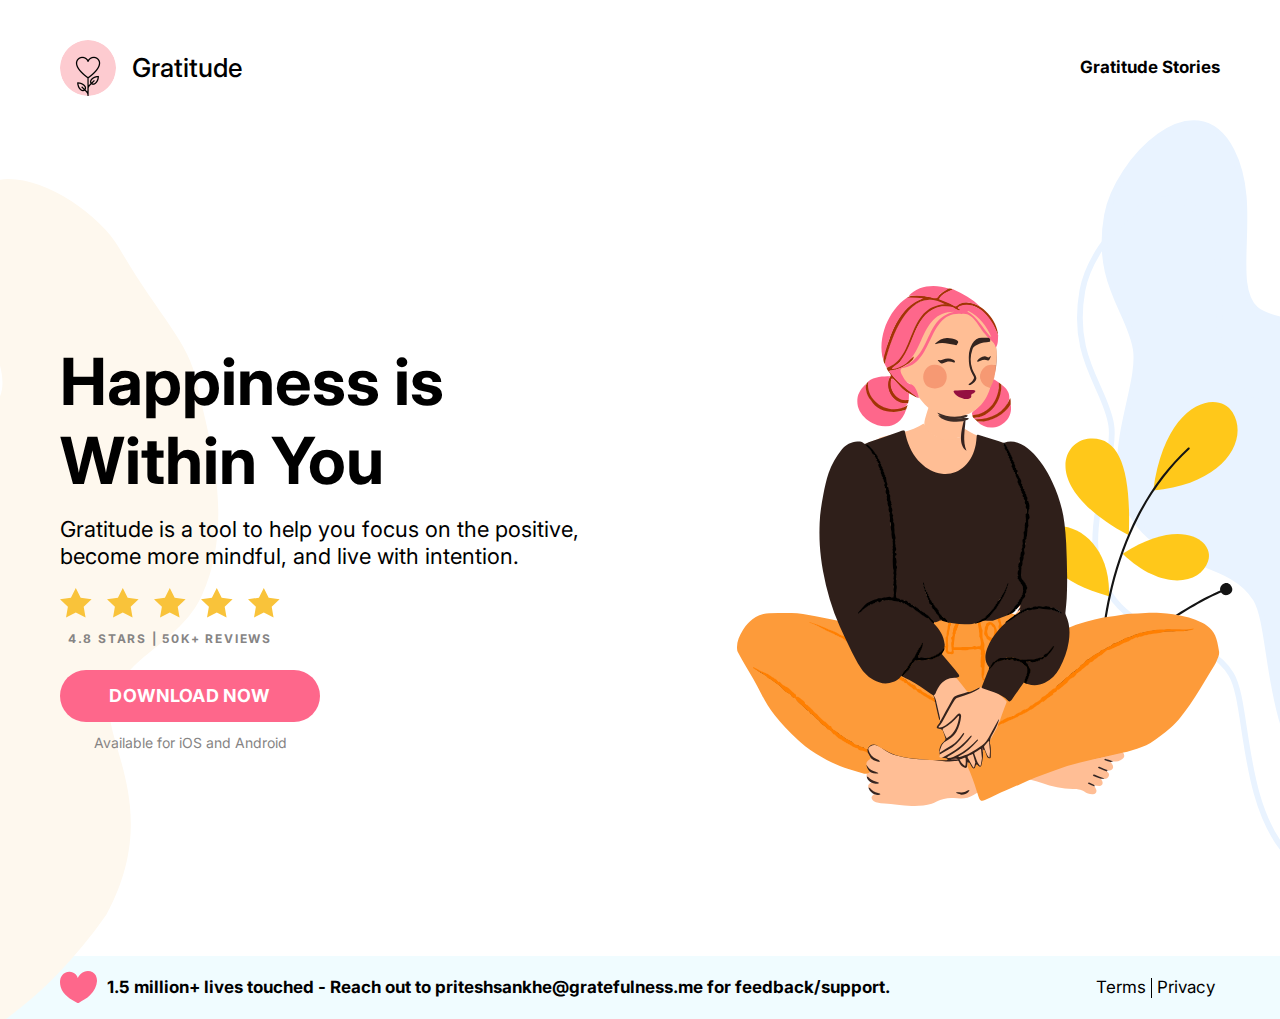
<file: index.html>
<!DOCTYPE html>
<html lang="en">

<head>
    <meta charset="UTF-8">
    <meta http-equiv="X-UA-Compatible" content="IE=edge">
    <meta name="viewport" content="width=device-width, initial-scale=1.0">
    <link rel="stylesheet" href="css/main.css">
    <link rel="preconnect" href="https://fonts.googleapis.com">
    <link rel="preconnect" href="https://fonts.gstatic.com" crossorigin>
    <link href="https://fonts.googleapis.com/css2?family=Inter:wght@100;200;300;400;500;600;700;800;900&display=swap"
        rel="stylesheet">
    <title>Gratitude Journal App to Improve Your Longterm Well-being</title>
    <meta name="robots" content="all"/>
    <meta http-equiv="content-language" content="en-us"/>
    <meta http-equiv="X-UA-Compatible" content="IE=edge">
    <meta http-equiv="Cache-control" content="public max-age=86400">
    <meta name="google-site-verification" content="_3m0axIjoRwTfpraLkn-RESUI3fH5z30xZh4az1DwpA" />
    <meta name="google-site-verification" content="R05U4v-80MS-HwfFgCuxXib6hQPx6PB6ze0Dl1blUEw" />
    <meta name="description" content="Write journal entries for your gratitude journal, construct self-affirmations, receive daily quotes, and build a vision board that consists of images and goals."/>
    <meta name="keywords" content="gratitude apps, gratitude journal app, gratitude, positive affirmations app, affirmations for gratitude, how to be grateful in life, journal apps for android, journal apps for ios, affirmations app, how to practice gratitude, gratitude journal daily, daily happiness quotes, positive journal, online gratitude journal app, gratefulness app, grateful app, the best gratitude journal app, happiness and gratitude quotes, i m grateful quotes, best daily affirmations app, mental health app, life blog, free gratitude app, why should I be grateful in life, gratitude journal app android, gratitude app quotes, gratitude journal prompts app, free online gratitude journal, gratitude apps for iPhone, apps for gratitude, free gratitude journal app, daily gratitude journal, gratitude diary app, daily journal app, daily gratitude app, vision board app, visualize your goals, best vision board app, my vision board, what is vision board, how can feeling grateful help me, does gratitude reduces anxiety"/>
    <meta name="apple-itunes-app" content="app-id=1372575227, app-argument=https://gratefulness.me">
    <meta property="og:locale" content="en_US"/>
    <meta property="og:type" content="website"/>
    <meta property="og:site_name" content="Gratitude | A tool to help you improve your long-term well-being."/>
    <meta property="og:title" content="Gratitude | A tool to help you improve your long-term well-being."/>
    <meta property="og:description" content="Write journal entries for your gratitude journal, construct self-affirmations, receive daily quotes, and build a vision board that consists of images and goals."/>
     <meta property="og:image" content="https://firebasestorage.googleapis.com/v0/b/gratitude-54b78.appspot.com/o/favicon.ico?alt=media&token=d208eeb5-ea4f-43f7-a5be-d99721cc5775"/>
    <meta name="og:image:type" property="og:image:type" content="image/png"/>
    <meta name="og:image:width" property="og:image:width" content="112"/>
    <meta name="og:image:height" property="og:image:height" content="112"/>
    <meta property="og:url" content="https://gratefulness.me/"/>
    <meta property="fb:app_id" content="2014817055449844"/>
    <meta name="twitter:card" content="summary" />
    <meta name="twitter:site" content="@gratefulness_me" />
    <meta name="twitter:title" content="Gratitude | A tool to help you improve your long-term well-being."/>
    <meta name="twitter:description" content="Write journal entries for your gratitude journal, construct self-affirmations, receive daily quotes, and build a vision board that consists of images and goals."/>
    <meta name="twitter:image" content="https://firebasestorage.googleapis.com/v0/b/gratitude-54b78.appspot.com/o/gratitude_sunrise-min.png?alt=media&token=e427ac78-36f0-409a-ab4f-e28723073a94"/>
    <meta property="al:ios:url" content="applinks://gratefulness.me"/>
    <meta property="al:ios:app_store_id" content="1372575227"/>
    <meta property="al:ios:app_name" content="Gratitude"/>
    <meta property="al:web:url" content="https://gratefulness.me"/>
    <meta name="p:domain_verify" content="6bfe64dc249db2ce74c5cf56afcbad2d"/>
    <meta name="facebook-domain-verification" content="lcdg1xkootpofta7m6329x882jaw59"/>
    <link rel="icon" type="image/x-icon" href="./favicon.png" defer/>

    <!-- Global site tag (gtag.js) - Google Analytics -->
<script async src="https://www.googletagmanager.com/gtag/js?id=UA-202542492-1">
</script>
<script>
  window.dataLayer = window.dataLayer || [];
  function gtag(){dataLayer.push(arguments);}
  gtag('js', new Date());

  gtag('config', 'UA-202542492-1');
  gtag('config', 'AW-720171978');
</script>

<!-- Event snippet for Download Android conversion page
In your html page, add the snippet and call gtag_report_conversion when someone clicks on the chosen link or button. -->

<script>
      function FbPixelLoad(){
        !function(f,b,e,v,n,t,s)
        {if(f.fbq)return;n=f.fbq=function(){n.callMethod?
        n.callMethod.apply(n,arguments):n.queue.push(arguments)};
        if(!f._fbq)f._fbq=n;n.push=n;n.loaded=!0;n.version='2.0';
        n.queue=[];t=b.createElement(e);t.async=!0;
        t.src=v;s=b.getElementsByTagName(e)[0];
        s.parentNode.insertBefore(t,s)}(window,document,'script','https://connect.facebook.net/en_US/fbevents.js');
        fbq('init', '290736178220941');
        fbq('track', 'PageView');
      }
    </script>
<noscript>
  <img height="1" width="1" style="display:none" 
       src="https://www.facebook.com/tr?id={your-pixel-id-goes-here}&ev=PageView&noscript=1"/>
</noscript>
</head>
<body onload="FbPixelLoad();">

<body>
    <!-- page wrapper start
    ============================================= -->
    <div class="pageWrapper">
        <div class="pageWrapper__left">
            <img src="images/shape-left.svg" alt="Soothing pastel colour shape">
        </div>
        <div class="pageWrapper__right">
            <img src="images/shape-right.svg" alt="Another pastel colour shape for calmness">
        </div>
        <!-- header start
    ============================================= -->
        <header class="header">
            <div class="auto__container">
                <div class="header__inner">
                    <a href="#" class="header__inner-logo">
                        <img src="favicon.png" alt="Logo of the Gratitude Journal App">
                        Gratitude
                    </a>
                    <a href="https://blog.gratefulness.me/tag/inspirational-stories/" class="header__inner-link">
                        Gratitude Stories
                    </a>
                </div>
            </div>
        </header>
        <!-- header end
    ============================================= -->
        <!-- intro start
    ============================================= -->
        <section class="intro">
            <div class="auto__container">
                <div class="intro__inner">
                    <div class="intro__inner-content">
                        <h1 class="intro__inner-content-title">
                            Happiness is <br> Within You
                        </h1>
                        <p class="intro__inner-content-para">
                            Gratitude is a tool to help you focus on the positive,
                            <br> become more mindful, and live with intention.
                        </p>
                        <div class="star__group">
                            <div class="star">
                                <svg width="34" height="32" viewBox="0 0 34 32" fill="none"
                                    xmlns="http://www.w3.org/2000/svg">
                                    <path
                                        d="M16.7857 0L21.9725 10.3587L33.5714 12.03L25.1786 20.0886L27.1593 31.4732L16.7857 26.0953L6.41215 31.4732L8.39286 20.0886L0 12.03L11.5989 10.3587L16.7857 0Z"
                                        fill="#" />
                                </svg>
                                <svg width="34" height="32" viewBox="0 0 34 32" fill="none"
                                    xmlns="http://www.w3.org/2000/svg">
                                    <path
                                        d="M16.7857 0L21.9725 10.3587L33.5714 12.03L25.1786 20.0886L27.1593 31.4732L16.7857 26.0953L6.41215 31.4732L8.39286 20.0886L0 12.03L11.5989 10.3587L16.7857 0Z"
                                        fill="#" />
                                </svg>
                                <svg width="34" height="32" viewBox="0 0 34 32" fill="none"
                                    xmlns="http://www.w3.org/2000/svg">
                                    <path
                                        d="M16.7857 0L21.9725 10.3587L33.5714 12.03L25.1786 20.0886L27.1593 31.4732L16.7857 26.0953L6.41215 31.4732L8.39286 20.0886L0 12.03L11.5989 10.3587L16.7857 0Z"
                                        fill="#" />
                                </svg>
                                <svg width="34" height="32" viewBox="0 0 34 32" fill="none"
                                    xmlns="http://www.w3.org/2000/svg">
                                    <path
                                        d="M16.7857 0L21.9725 10.3587L33.5714 12.03L25.1786 20.0886L27.1593 31.4732L16.7857 26.0953L6.41215 31.4732L8.39286 20.0886L0 12.03L11.5989 10.3587L16.7857 0Z"
                                        fill="#" />
                                </svg>
                                <svg width="34" height="32" viewBox="0 0 34 32" fill="none"
                                    xmlns="http://www.w3.org/2000/svg">
                                    <path
                                        d="M16.7857 0L21.9725 10.3587L33.5714 12.03L25.1786 20.0886L27.1593 31.4732L16.7857 26.0953L6.41215 31.4732L8.39286 20.0886L0 12.03L11.5989 10.3587L16.7857 0Z"
                                        fill="#" />
                                </svg>
                            </div>
                            <div class="star__group-rating">
                                4.8 stars | 50K+ reviews
                            </div>
                        </div>
                        <div id="download_now" class="intro__inner-content-footer">
                            <a href="https://gratefulness.page.link/31io" class="intro__inner-content-link" >
                                download now
                            </a>
                            <div class="intro__inner-content-text">
                                Available for iOS and Android
                            </div>
                        </div>
                    </div>
                    <div class="intro__inner-image">
                        <img src="images/ola.svg" alt="">
                        <div class="intro__inner-image-plant">
                            <img src="images/plant.svg" alt="">
                        </div>
                    </div>
                </div>
            </div>
        </section>
        <!-- intro end
    ============================================= -->
        <!-- footer start
    ============================================= -->
        <footer class="footer">
            <div class="auto__container">
                <div class="footer__inner">
                    <div class="footer__inner-logo">
                        <svg width="37" height="33" viewBox="0 0 37 33" fill="none" xmlns="http://www.w3.org/2000/svg">
                            <path
                                d="M32.6799 1.20943C30.0951 -0.210969 26.9454 -0.390646 24.1968 0.725504C21.3493 1.84053 19.0903 4.09957 17.7591 7.08561C17.4143 5.66951 16.6634 4.3692 15.5879 3.32574C13.9269 1.69335 11.6157 0.763415 9.39944 0.828086C6.34791 0.921749 3.85163 2.07692 2.17637 4.17316C-0.0802451 6.99641 -0.60228 11.2045 0.705181 16.0237C2.81705 23.7954 10.752 28.6101 17.4269 31.9329C17.6037 32.0212 17.801 32.0671 18.0012 32.0667C18.2362 32.0662 18.4669 32.0077 18.6703 31.8972C22.773 29.7385 26.9754 27.3323 29.932 24.3618C34.2293 20.0467 36.7327 15.0491 36.9819 10.2902C37.1931 6.2761 35.5439 2.79722 32.6799 1.20943Z"
                                fill="#FE678B" />
                        </svg>
                        1.5 million+ lives touched - Reach out to priteshsankhe@gratefulness.me for feedback/support.
                    </div>
                    <a href="https://blog.gratefulness.me/tag/inspirational-stories/" class="footer__inner-link">
                        Read their stories
                    </a>

                    <div class="footer__inner-nav">
                        <a href="https://medium.com/@priteshsankhe/terms-and-conditions-4bdb5baaa4c5">Terms</a>
                        <hr>
                        <a href="https://www.notion.so/Gratitude-App-Privacy-Policy-40195d1e9f51499c82dc8f7d06ab2a1c">Privacy</a>
                    </div>
                </div>
            </div>
        </footer>
        <!-- footer end
    ============================================= -->
        <!-- page wrapper end
    ============================================= -->
    </div>
    <script src="/js/download.js"></script>
</body>

</html>
</file>
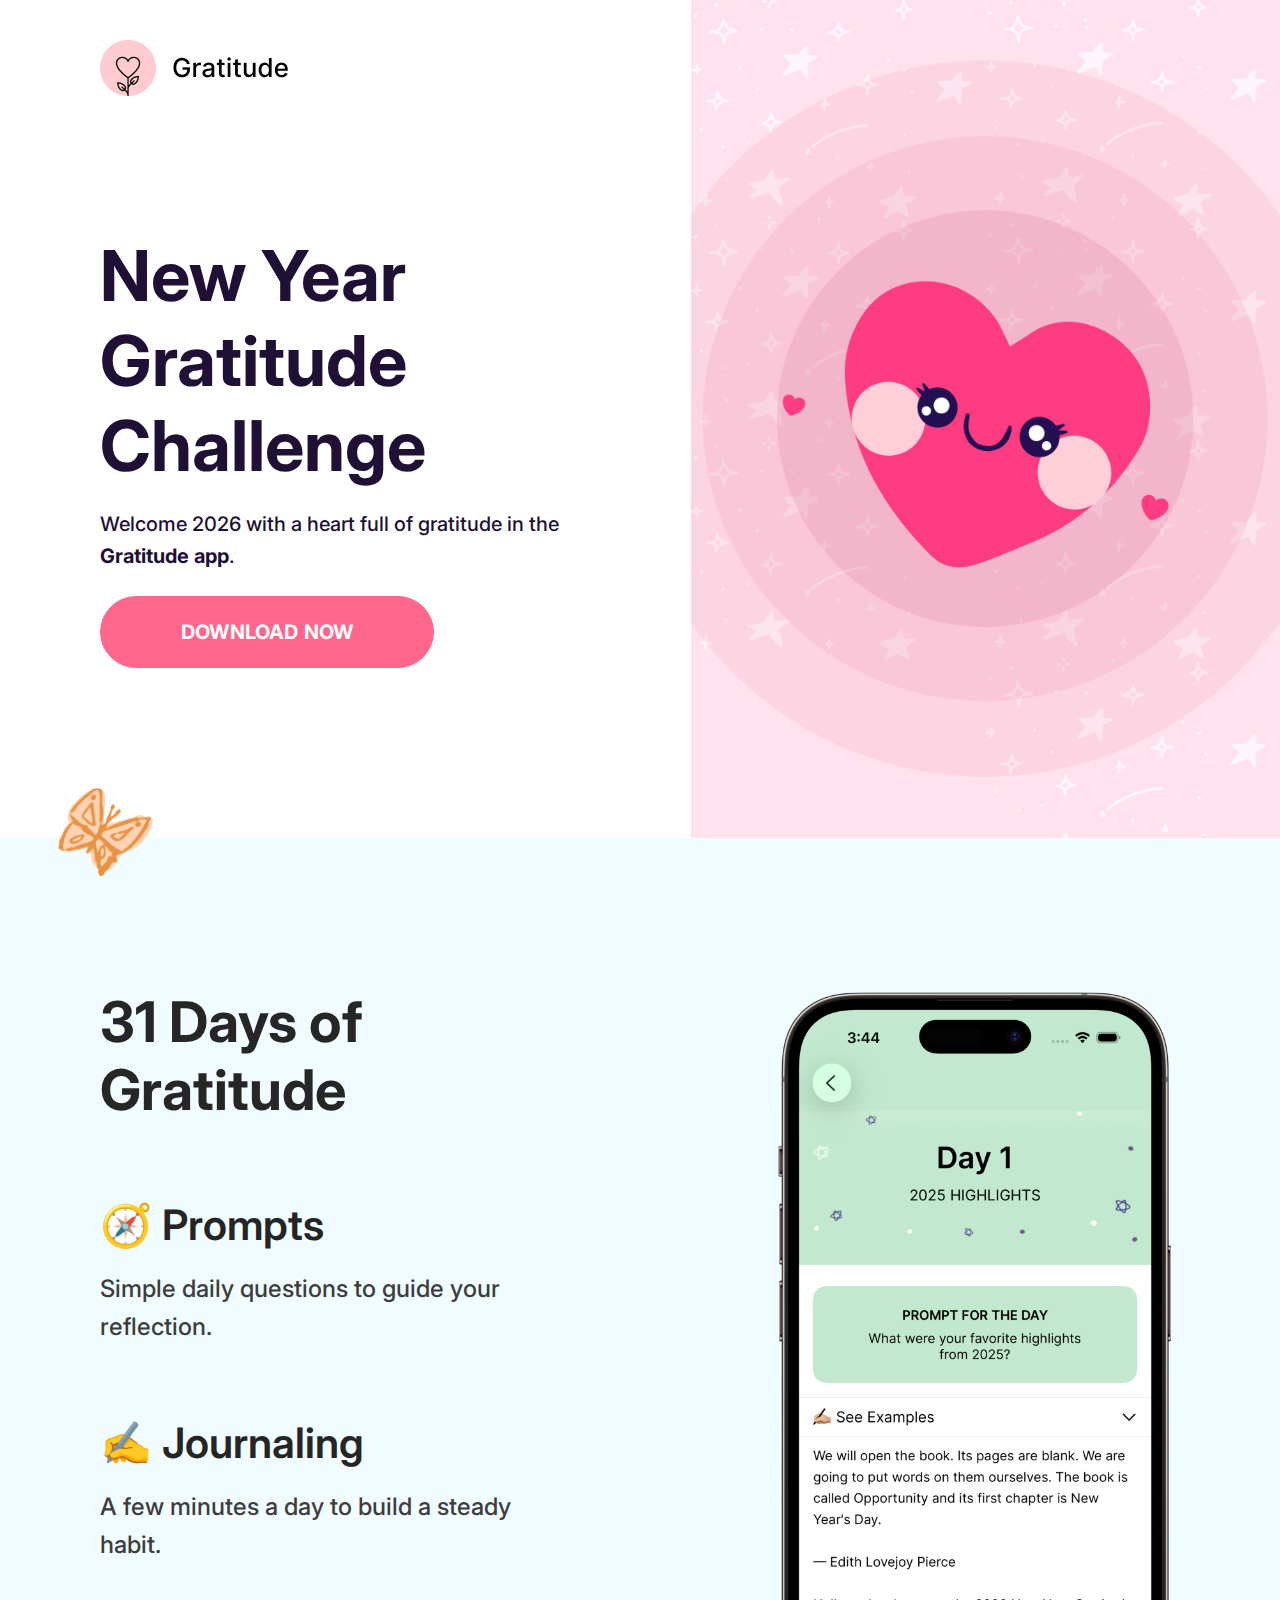
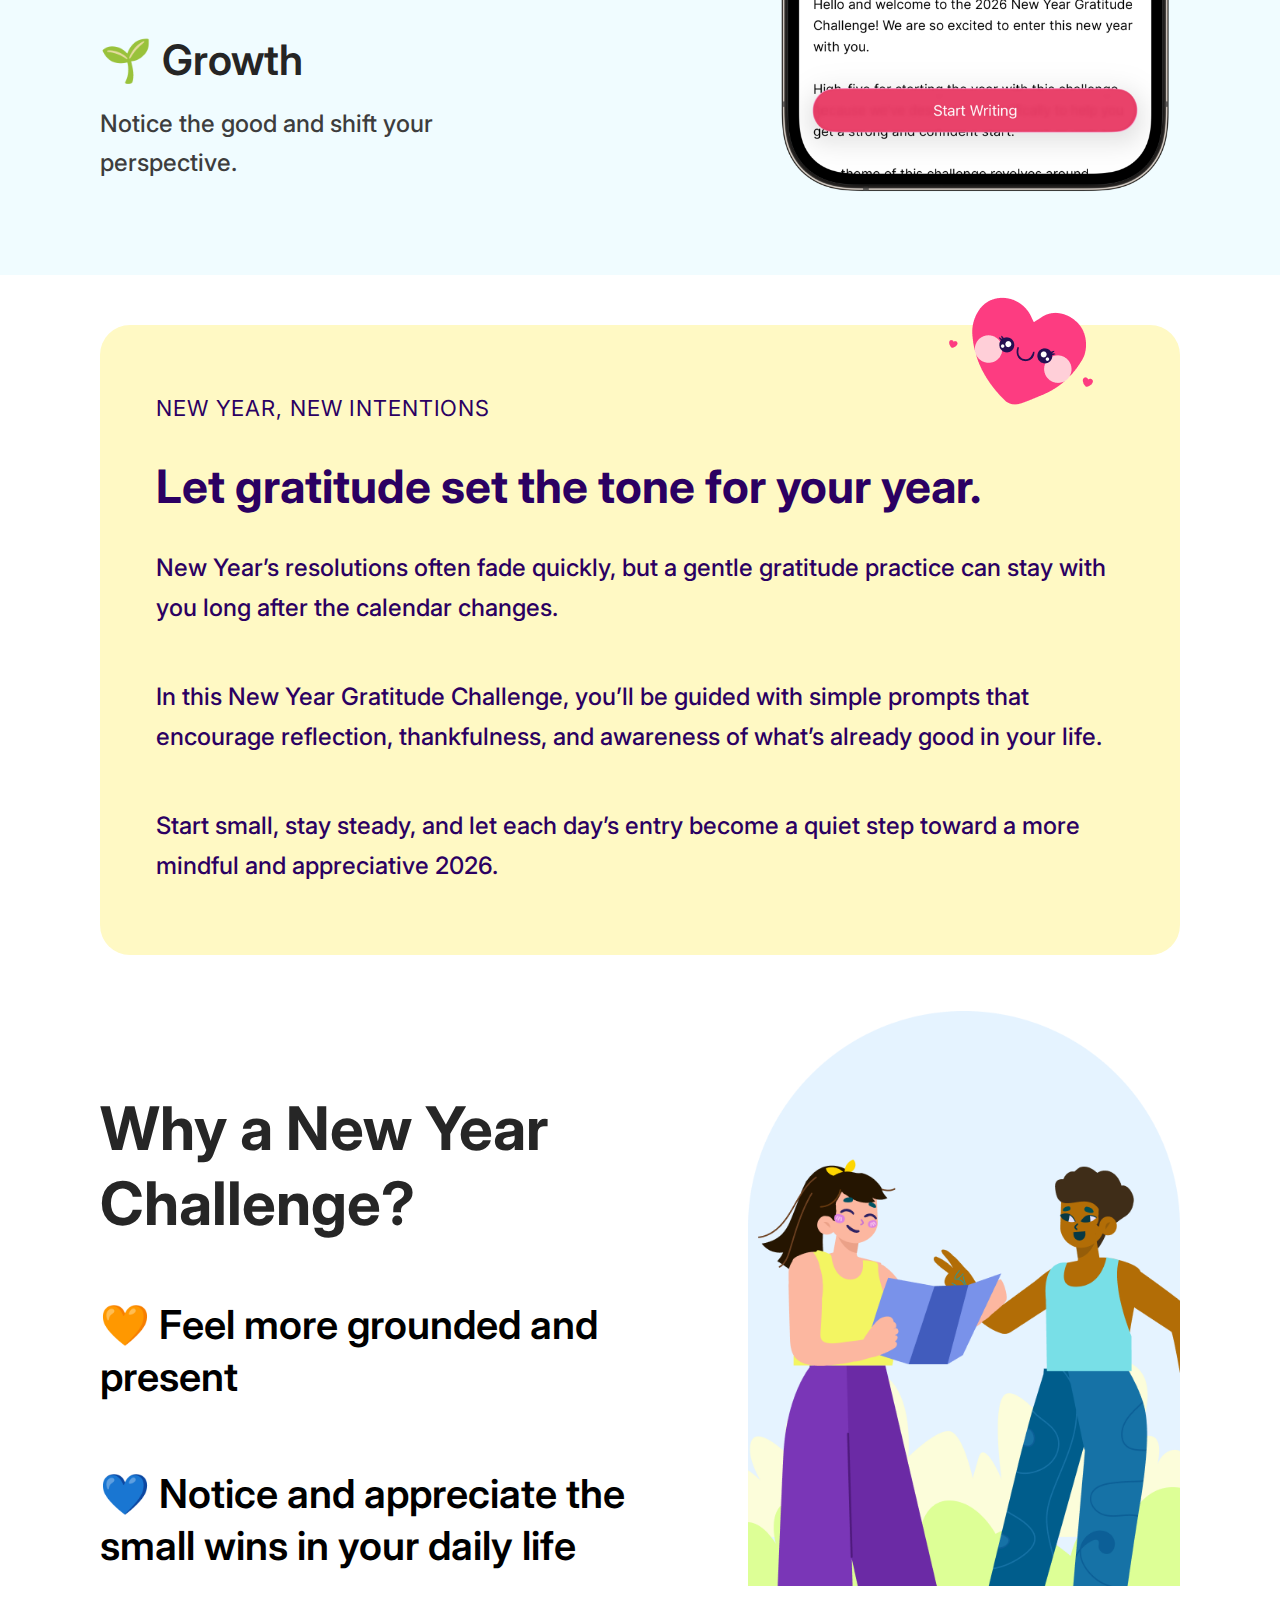
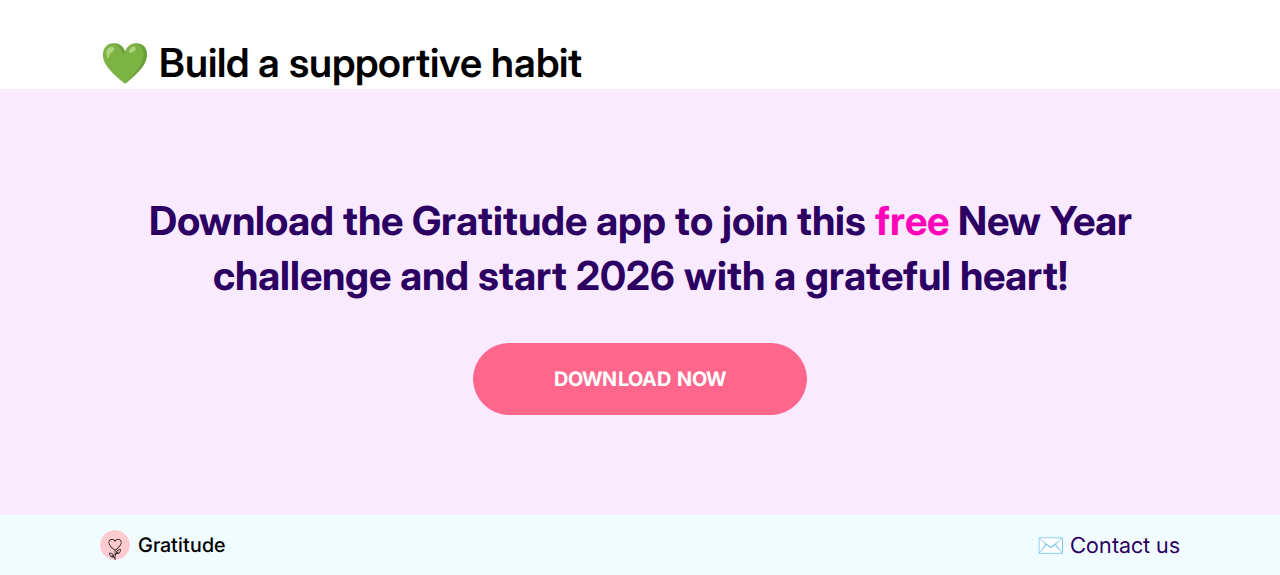
<file: new-year-challenge.html>
<!DOCTYPE html>
<html lang="en">

<head>
    <meta charset="UTF-8">
    <meta http-equiv="X-UA-Compatible" content="IE=edge">
    <meta name="viewport" content="width=device-width, initial-scale=1.0">
    <link rel="stylesheet" href="css/main.css">
    <link rel="preconnect" href="https://fonts.googleapis.com">
    <link rel="preconnect" href="https://fonts.gstatic.com" crossorigin>
    <link href="https://fonts.googleapis.com/css2?family=Inter:wght@100;200;300;400;500;600;700;800;900&display=swap"
        rel="stylesheet">

    <title>New Year Gratitude Challenge</title>

    <meta name="robots" content="all" />
    <meta http-equiv="content-language" content="en-us" />
    <meta http-equiv="Cache-control" content="public max-age=86400">

    <!-- SEO -->
    <meta name="description"
        content="Welcome 2026 with a heart full of gratitude. Join the New Year Gratitude Challenge in the Gratitude app and build a simple, consistent journaling habit with gentle daily prompts." />
    <meta name="keywords"
        content="gratitude apps, gratitude journal app, gratitude, positive affirmations app, affirmations for gratitude, new year challenge, new year gratitude challenge, how to be grateful in life, journal apps for android, journal apps for ios, affirmations app, how to practice gratitude, gratitude journal daily, daily happiness quotes, positive journal, online gratitude journal app, gratefulness app, grateful app, the best gratitude journal app, happiness and gratitude quotes, best daily affirmations app, mental health app, daily journal app, daily gratitude app, vision board app, visualize your goals, best vision board app, my vision board" />

    <!-- App links -->
    <meta name="apple-itunes-app" content="app-id=1372575227, app-argument=https://gratefulness.me">

    <!-- Open Graph -->
    <meta property="og:locale" content="en_US" />
    <meta property="og:type" content="website" />
    <meta property="og:site_name" content="Gratitude | New Year Gratitude Challenge" />
    <meta property="og:title" content="Gratitude | New Year Gratitude Challenge" />
    <meta property="og:description"
        content="Welcome 2026 with a heart full of gratitude. Join the New Year Gratitude Challenge in the Gratitude app and build a consistent journaling habit with gentle daily prompts." />
    <meta property="og:image" content="https://gratefulness.me/images/new-year-challenge-meta.png" />
    <meta name="og:image:type" property="og:image:type" content="image/png" />
    <meta name="og:image:width" property="og:image:width" content="112" />
    <meta name="og:image:height" property="og:image:height" content="112" />
    <meta property="og:url" content="https://gratefulness.me/new-year-challenge" />
    <meta property="fb:app_id" content="2014817055449844" />

    <!-- Twitter -->
    <meta name="twitter:card" content="summary" />
    <meta name="twitter:site" content="@gratefulness_me" />
    <meta name="twitter:title" content="Gratitude | New Year Gratitude Challenge" />
    <meta name="twitter:description"
        content="Welcome 2026 with a heart full of gratitude. Build a simple daily gratitude journaling habit with this New Year challenge in the Gratitude app." />
    <meta name="twitter:image" content="https://gratefulness.me/images/meta.png" />

    <!-- App Links -->
    <meta property="al:ios:url" content="applinks://gratefulness.me" />
    <meta property="al:ios:app_store_id" content="1372575227" />
    <meta property="al:ios:app_name" content="Gratitude" />
    <meta property="al:web:url" content="https://gratefulness.me" />

    <!-- Verifications -->
    <meta name="google-site-verification" content="_3m0axIjoRwTfpraLkn-RESUI3fH5z30xZh4az1DwpA" />
    <meta name="google-site-verification" content="R05U4v-80MS-HwfFgCuxXib6hQPx6PB6ze0Dl1blUEw" />
    <meta name="p:domain_verify" content="6bfe64dc249db2ce74c5cf56afcbad2d" />
    <meta name="facebook-domain-verification" content="lcdg1xkootpofta7m6329x882jaw59" />

    <link rel="icon" type="image/x-icon" href="./favicon.png" />

    <!-- Global site tag (gtag.js) - Google Analytics -->
    <script async src="https://www.googletagmanager.com/gtag/js?id=UA-202542492-1"></script>
    <script>
        window.dataLayer = window.dataLayer || [];
        function gtag() { dataLayer.push(arguments); }
        gtag('js', new Date());

        gtag('config', 'UA-202542492-1');
        gtag('config', 'AW-720171978');
    </script>

    <!-- Facebook Pixel -->
    <script>
        function FbPixelLoad() {
            !function (f, b, e, v, n, t, s) {
                if (f.fbq) return; n = f.fbq = function () {
                    n.callMethod ?
                        n.callMethod.apply(n, arguments) : n.queue.push(arguments)
                };
                if (!f._fbq) f._fbq = n;
                n.push = n; n.loaded = !0; n.version = '2.0';
                n.queue = []; t = b.createElement(e); t.async = !0;
                t.src = v; s = b.getElementsByTagName(e)[0];
                s.parentNode.insertBefore(t, s)
            }(window, document, 'script', 'https://connect.facebook.net/en_US/fbevents.js');
            fbq('init', '290736178220941');
            fbq('track', 'PageView');
        }
    </script>
    <noscript>
        <img height="1" width="1" style="display:none"
             src="https://www.facebook.com/tr?id=290736178220941&ev=PageView&noscript=1" />
    </noscript>
</head>

<body onload="FbPixelLoad();">
    <!-- page wrapper start
    ============================================= -->

    <!-- banner start
    ============================================= -->
    <section class="banner-area">
        <div class="container">
            <div class="header-wrapper">
                <a href="https://gratefulness.me/" class="header-logo">
                    <img src="images/logo.png" alt="Logo of the Gratitude Journal App">
                </a>
            </div>
            <div class="banner-wrapper">
                <div class="banner-content">
                    <div class="mobile-show m-banner-content">
                        <span>New for 2026</span>
                        <p>START YOUR YEAR WITH GRATITUDE</p>
                    </div>
                    <h2>New Year Gratitude Challenge</h2>
                    <div class="mobile-show m-banner-image">
                        <img src="images/mview-new-year-challenge-banner.png" alt="New Year Gratitude Challenge banner">
                    </div>
                    <p>Welcome 2026 with a heart full of gratitude in the <strong>Gratitude app</strong>.</p>
                    <p class="mb-content">Build a simple, consistent journaling habit with gentle daily prompts.</p>
                    <span><a href="https://links.gratefulness.me/Invite" class="btn btn-theme">download now</a></span>
                </div>
            </div>
        </div>
        <div class="banner-image-wrap">
            <!-- Update this image to a New Year themed visual if desired -->
            <img src="images/new-year-challenge-banner.jpg" alt="Person journaling for the New Year Gratitude Challenge">
        </div>
    </section>
    <!-- banner end
    ============================================= -->

    <!-- about section start
    ============================================= -->
    <section class="about-area">
    <img src="images/butterfly.png" alt="icon" class="shape">
    <div class="container">
        <div class="about-wrapper">
            <div class="about-content">
                <h2>31 Days of Gratitude</h2>
                <ul>
                    <li>
                        <h4>🧭 Prompts</h4>
                        <p>Simple daily questions to guide your reflection.</p>
                    </li>
                    <li>
                        <h4>✍️ Journaling</h4>
                        <p>A few minutes a day to build a steady habit.</p>
                    </li>
                    <li>
                        <h4>🌱 Growth</h4>
                        <p>Notice the good and shift your perspective.</p>
                    </li>
                </ul>
            </div>
            <div class="about-image">
                <img src="images/new-year-challenge-mock.png" alt="Illustration of a person journaling with gratitude">
            </div>
        </div>
    </div>
</section>
    <!-- about section end
    ============================================= -->

    <!-- why-new-year section (re-using history-area styling)
    ============================================= -->
    <section class="history-area">
        <div class="container">
            <div class="history-wrapper">
                <img src="images/new-year-challenge-card-heart.png" alt="decorative icon" class="h-shape">
                <h5>NEW YEAR, NEW INTENTIONS</h5>
                <h2>Let gratitude set the tone for your year.</h2>
                <p>New Year’s resolutions often fade quickly, but a gentle gratitude practice can stay with you long
                    after the calendar changes.</p>
                <p>In this New Year Gratitude Challenge, you’ll be guided with simple prompts that encourage reflection,
                    thankfulness, and awareness of what’s already good in your life.</p>
                <p>Start small, stay steady, and let each day’s entry become a quiet step toward a more mindful and
                    appreciative 2026.</p>
            </div>
        </div>
    </section>
    <!-- why-new-year section end
    ============================================= -->

    <!-- benefits / letters-style section start
    ============================================= -->
    <section class="letters-section">
        <div class="container">
            <div class="letters-wrapper">
                <div class="letters-content">
                    <h2>Why a New Year Challenge?</h2>
                    <ul>
                        <li>🧡 Feel more grounded and present</li>
                        <li>💙 Notice and appreciate the small wins in your daily life</li>
                        <li>💚 Build a supportive habit</li>
                    </ul>
                </div>
                <div class="letters-image">
                    <!-- Replace with a New Year / journal visual if available -->
                    <img src="images/letter.png" alt="Open journal with pen">
                </div>
            </div>
        </div>
    </section>
    <!-- benefits section end
    ============================================= -->

    <!-- Subscribe section start
    ============================================= -->
    <div class="subscribe-area">
        <div class="container">
            <div class="subscribe-wrapper">
                <h3>Download the Gratitude app to join this <span>free</span> New Year challenge and start 2026 with a grateful heart!</h3>
                <a href="https://links.gratefulness.me/Invite" class="btn btn-theme">download now</a>
            </div>
        </div>
    </div>
    <!-- Subscribe section end
    ============================================= -->

    <!-- footer start
    ============================================= -->
    <footer class="footer">
        <div class="container">
            <div class="footer-wrapper">
                <a href="https://gratefulness.me/">
                    <img src="images/footer-logo.png" alt="Gratitude logo in footer">
                    <span>Gratitude</span>
                </a>
                <div class="footer-content">
                    <a href="mailto:priteshsankhe@gratefulness.me">✉️ Contact us</a>
                </div>
            </div>
        </div>
    </footer>
    <!-- footer end
    ============================================= -->

    <!-- page wrapper end
    ============================================= -->
    <script src="/js/download.js"></script>
</body>

</html>
</file>
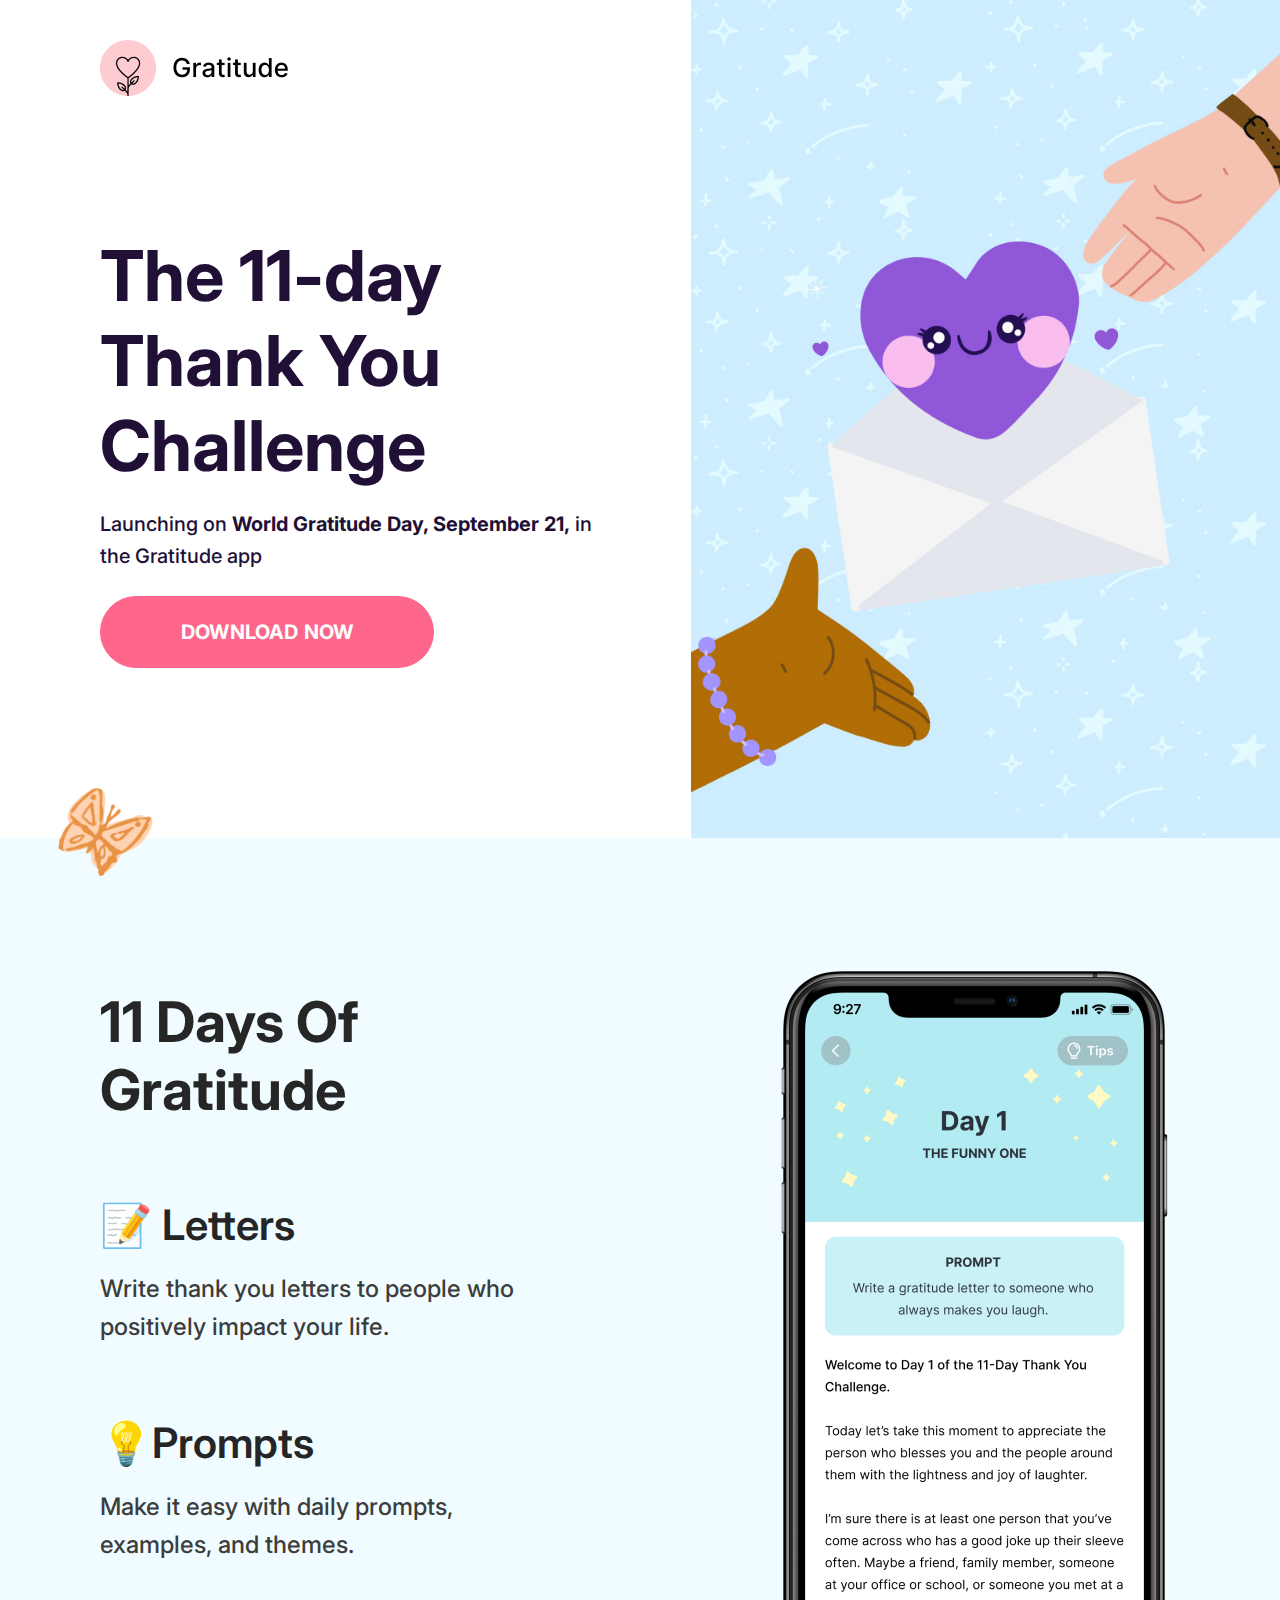
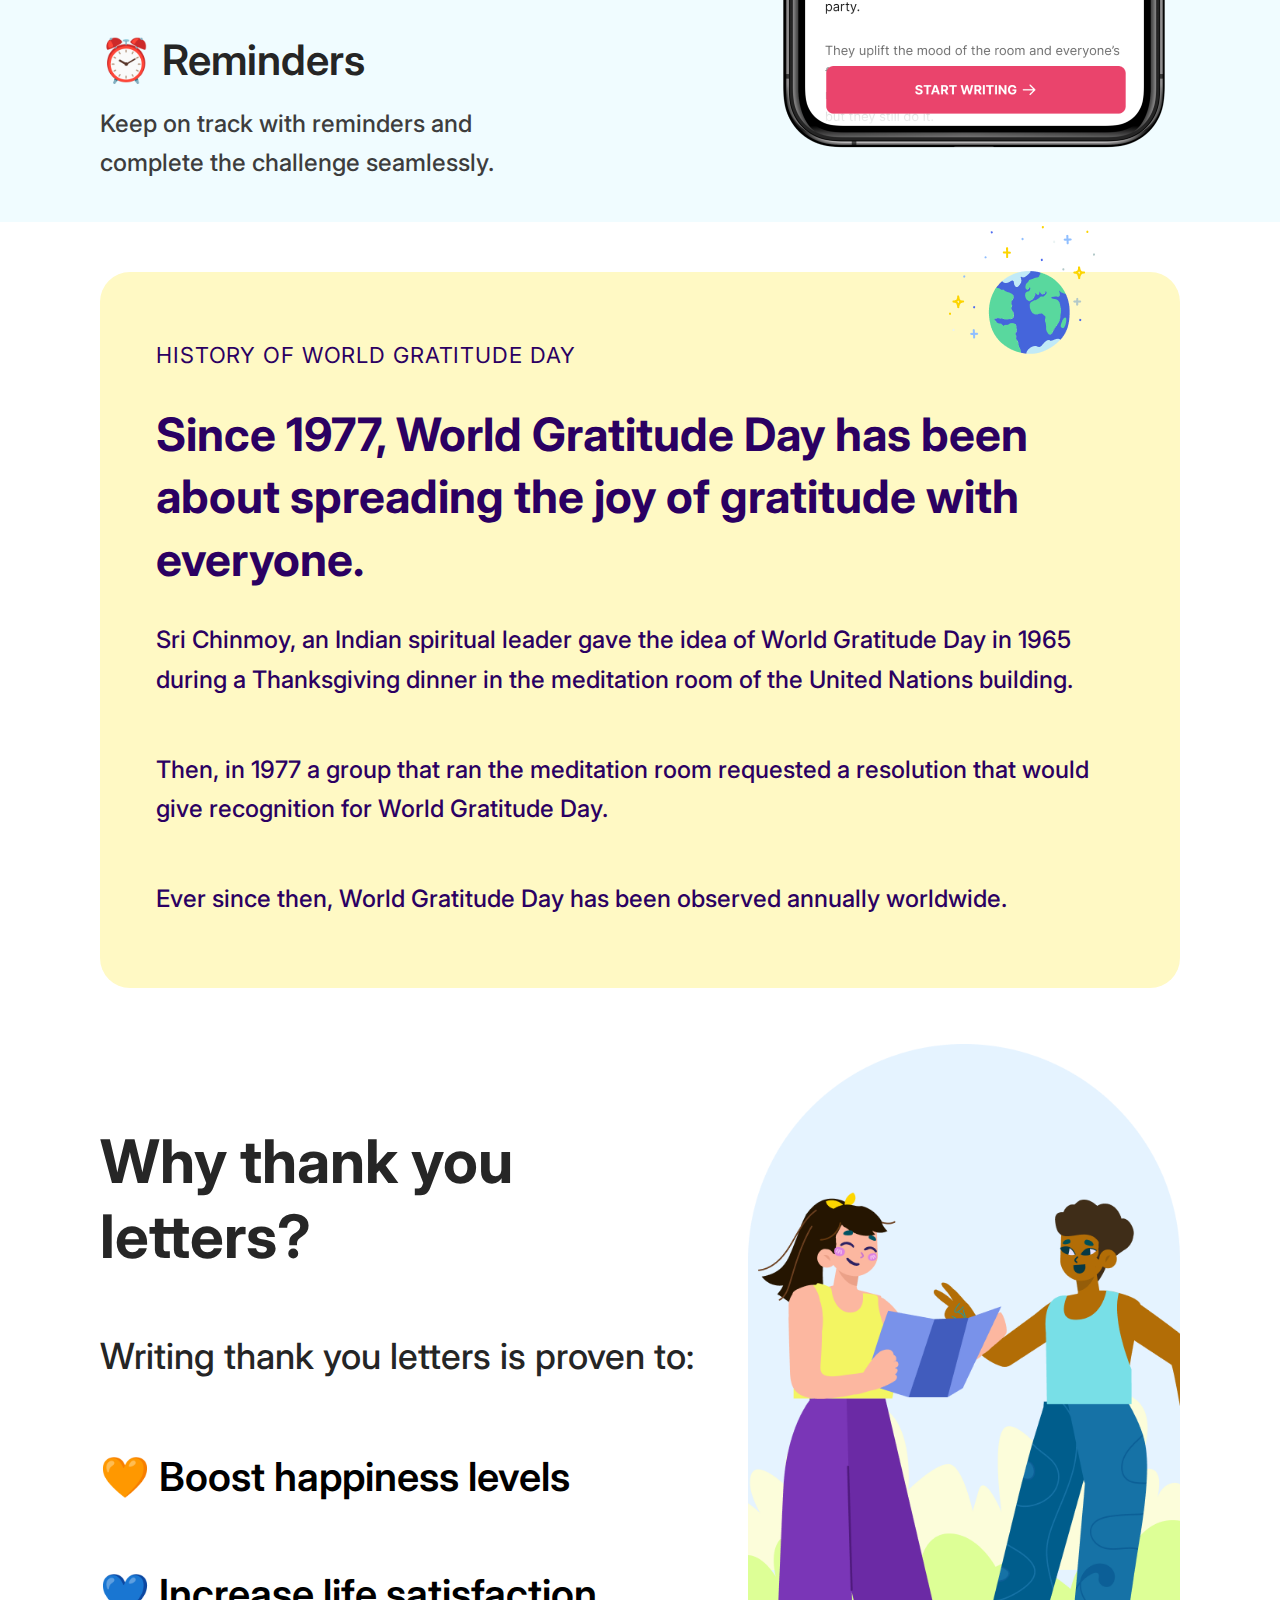
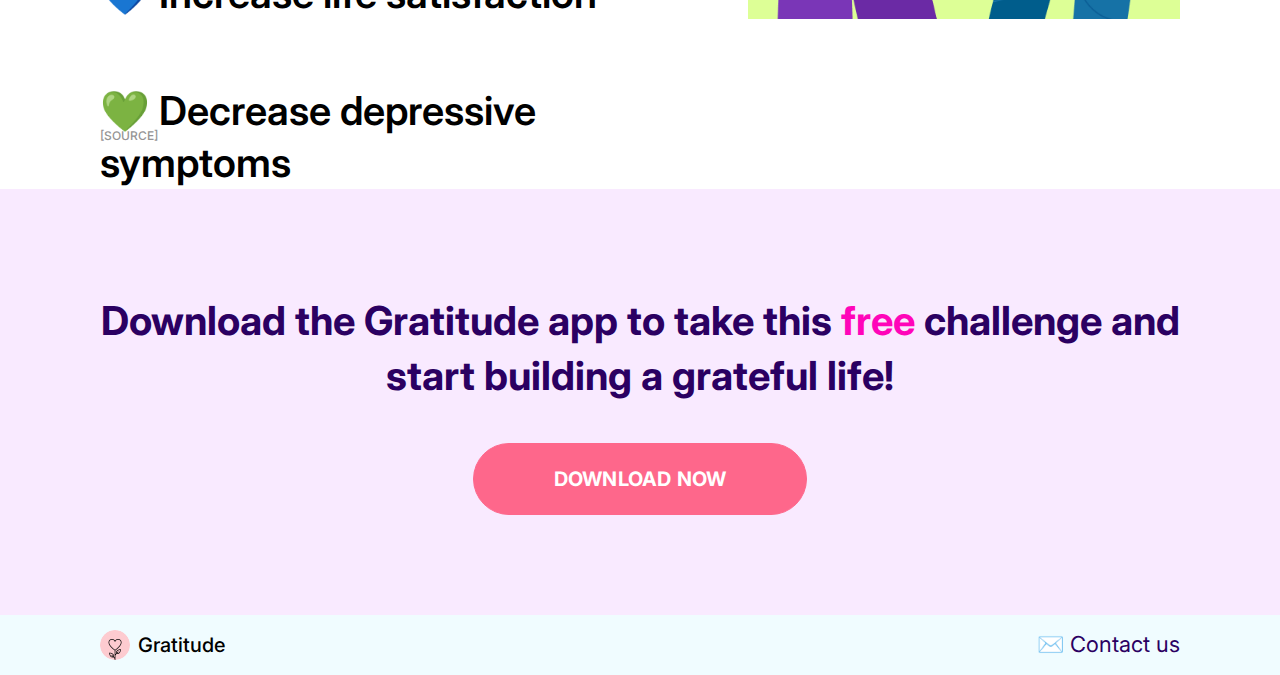
<file: world-gratitude-day-challenge.html>
<!DOCTYPE html>
<html lang="en">

<head>
    <meta charset="UTF-8">
    <meta http-equiv="X-UA-Compatible" content="IE=edge">
    <meta name="viewport" content="width=device-width, initial-scale=1.0">
    <link rel="stylesheet" href="css/main.css">
    <link rel="preconnect" href="https://fonts.googleapis.com">
    <link rel="preconnect" href="https://fonts.gstatic.com" crossorigin>
    <link href="https://fonts.googleapis.com/css2?family=Inter:wght@100;200;300;400;500;600;700;800;900&display=swap"
        rel="stylesheet">
    <title>The 11-day Thank You Challenge</title>
    <meta name="robots" content="all"/>
    <meta http-equiv="content-language" content="en-us"/>
    <meta http-equiv="X-UA-Compatible" content="IE=edge">
    <meta http-equiv="Cache-control" content="public max-age=86400">
    <meta name="google-site-verification" content="_3m0axIjoRwTfpraLkn-RESUI3fH5z30xZh4az1DwpA" />
    <meta name="google-site-verification" content="R05U4v-80MS-HwfFgCuxXib6hQPx6PB6ze0Dl1blUEw" />
    <meta name="description" content="Write thank you letters to the important people in your life with this guided challenge on the Gratitude app"/>
    <meta name="keywords" content="gratitude apps, gratitude journal app, gratitude, positive affirmations app, affirmations for gratitude, how to be grateful in life, journal apps for android, journal apps for ios, affirmations app, how to practice gratitude, gratitude journal daily, daily happiness quotes, positive journal, online gratitude journal app, gratefulness app, grateful app, the best gratitude journal app, happiness and gratitude quotes, i m grateful quotes, best daily affirmations app, mental health app, life blog, free gratitude app, why should I be grateful in life, gratitude journal app android, gratitude app quotes, gratitude journal prompts app, free online gratitude journal, gratitude apps for iPhone, apps for gratitude, free gratitude journal app, daily gratitude journal, gratitude diary app, daily journal app, daily gratitude app, vision board app, visualize your goals, best vision board app, my vision board, what is vision board, how can feeling grateful help me, does gratitude reduces anxiety"/>
    <meta name="apple-itunes-app" content="app-id=1372575227, app-argument=https://gratefulness.me">
    <meta property="og:locale" content="en_US"/>
    <meta property="og:type" content="website"/>
    <meta property="og:site_name" content="Gratitude | The 11-day Thank You Challenge"/>
    <meta property="og:title" content="Gratitude | The 11-day Thank You Challenge"/>
    <meta property="og:description" content="Write thank you letters to the important people in your life with this guided challenge on the Gratitude app"/>
     <meta property="og:image" content="https://gratefulness.me/images/meta.png"/>
    <meta name="og:image:type" property="og:image:type" content="image/png"/>
    <meta name="og:image:width" property="og:image:width" content="112"/>
    <meta name="og:image:height" property="og:image:height" content="112"/>
    <meta property="og:url" content="https://gratefulness.me/"/>
    <meta property="fb:app_id" content="2014817055449844"/>
    <meta name="twitter:card" content="summary" />
    <meta name="twitter:site" content="@gratefulness_me" />
    <meta name="twitter:title" content="Gratitude | The 11-day Thank You Challenge"/>
    <meta name="twitter:description" content="Write thank you letters to the important people in your life with this guided challenge on the Gratitude app"/>
    <meta name="twitter:image" content="https://gratefulness.me/images/meta.png"/>
    <meta property="al:ios:url" content="applinks://gratefulness.me"/>
    <meta property="al:ios:app_store_id" content="1372575227"/>
    <meta property="al:ios:app_name" content="Gratitude"/>
    <meta property="al:web:url" content="https://gratefulness.me"/>
    <meta name="p:domain_verify" content="6bfe64dc249db2ce74c5cf56afcbad2d"/>
    <meta name="facebook-domain-verification" content="lcdg1xkootpofta7m6329x882jaw59"/>
    <link rel="icon" type="image/x-icon" href="./favicon.png" defer/>

    <!-- Global site tag (gtag.js) - Google Analytics -->
<script async src="https://www.googletagmanager.com/gtag/js?id=UA-202542492-1">
</script>
<script>
  window.dataLayer = window.dataLayer || [];
  function gtag(){dataLayer.push(arguments);}
  gtag('js', new Date());

  gtag('config', 'UA-202542492-1');
  gtag('config', 'AW-720171978');
</script>

<!-- Event snippet for Download Android conversion page
In your html page, add the snippet and call gtag_report_conversion when someone clicks on the chosen link or button. -->

<script>
      function FbPixelLoad(){
        !function(f,b,e,v,n,t,s)
        {if(f.fbq)return;n=f.fbq=function(){n.callMethod?
        n.callMethod.apply(n,arguments):n.queue.push(arguments)};
        if(!f._fbq)f._fbq=n;n.push=n;n.loaded=!0;n.version='2.0';
        n.queue=[];t=b.createElement(e);t.async=!0;
        t.src=v;s=b.getElementsByTagName(e)[0];
        s.parentNode.insertBefore(t,s)}(window,document,'script','https://connect.facebook.net/en_US/fbevents.js');
        fbq('init', '290736178220941');
        fbq('track', 'PageView');
      }
    </script>
<noscript>
  <img height="1" width="1" style="display:none" 
       src="https://www.facebook.com/tr?id={your-pixel-id-goes-here}&ev=PageView&noscript=1"/>
</noscript>
</head>
<body onload="FbPixelLoad();">

<body>
    <!-- page wrapper start
    ============================================= -->
        <!-- banner start
    ============================================= -->
    <section class="banner-area">
        <div class="container">
            <div class="header-wrapper">
                <a href="https://gratefulness.me/" class="header-logo">
                    <img src="images/logo.png" alt="Logo of the Gratitude Journal App">
                </a>
            </div>
            <div class="banner-wrapper">
                <div class="banner-content">
                    <div class="mobile-show m-banner-content">
                        <span>Coming to you on</span>
                        <p>SEPTEMBER 21, WORLD GRATITUDE DAY</p>
                    </div>
                    <h2>The 11-day Thank You Challenge</h2>
                    <div class="mobile-show m-banner-image">
                        <img src="images/mview-banner.png" alt="icon">
                    </div>
                    <p>Launching on <strong>World Gratitude Day, September 21,</strong> in the Gratitude app</p>
                    <p class="mb-content">Exclusively on the Gratitude app</p>
                    <span><a href="https://gratefulness.page.link/31io" class="btn btn-theme">download now</a></span>
                </div>
            </div>
        </div>
        <div class="banner-image-wrap">
            <img src="images/banner.jpg" alt="image">
        </div>
    </section>
        <!-- banner end
    ============================================= -->
        <!-- about section start
    ============================================= -->
    <section class="about-area">
        <img src="images/butterfly.png" alt="icon" class="shape">
        <div class="container">
            <div class="about-wrapper">
                <div class="about-content">
                    <h2>11 Days Of Gratitude</h2>
                    <ul>
                        <li>
                            <h4>📝 Letters</h4>
                            <p>Write thank you letters to people who positively impact your life.</p>
                        </li>
                        <li>
                            <h4>💡Prompts</h4>
                            <p>Make it easy with daily prompts, examples, and themes.</p>
                        </li>
                        <li>
                            <h4>⏰ Reminders</h4>
                            <p>Keep on track with reminders and complete the challenge seamlessly.</p>
                        </li>
                    </ul>
                </div>
                <div class="about-image">
                    <img src="images/about.png" alt="image">
                </div>
            </div>
        </div>
    </section>
        <!-- about section end
    ============================================= -->
        <!-- History section start
    ============================================= -->
    <section class="history-area">
        <div class="container">
            <div class="history-wrapper">
                <img src="images/world.png" alt="icon" class="h-shape">
                <h5>HISTORY OF WORLD GRATITUDE DAY</h5>
                <h2>Since 1977, World Gratitude Day has been about spreading the joy of gratitude with everyone.</h2>
                <p>Sri Chinmoy, an Indian spiritual leader gave the idea of World Gratitude Day in 1965 during a Thanksgiving dinner in the meditation room of the United Nations building.</p>
                <p>Then, in 1977 a group that ran the meditation room requested a resolution that would give recognition for World Gratitude Day.</p>
                <p>Ever since then, World Gratitude Day has been observed annually worldwide.</p>
            </div>
        </div>
    </section>
        <!-- History section end
    ============================================= -->
     <!-- letters section start
    ============================================= -->
    <section class="letters-section">
        <div class="container">
            <div class="letters-wrapper">
                <div class="letters-content">
                    <h2>Why thank you letters?</h2>
                    <p>Writing thank you letters is proven to:</p>
                    <ul>
                        <li>🧡 Boost happiness levels</li>
                        <li>💙 Increase life satisfaction</li>
                        <li>💚 Decrease depressive symptoms</li>
                    </ul>
                </div>
                <div class="letters-image">
                    <img src="images/letter.png" alt="images">
                </div>
                <a href="https://www.researchgate.net/publication/225805768_Letters_of_Gratitude_Further_Evidence_for_Author_Benefits" class="source">[SOURCE]</a>
            </div>
        </div>
    </section>
    <!-- letters section end
    ============================================= -->
    <!-- Subscribe section end
    ============================================= -->
    <div class="subscribe-area">
        <div class="container">
            <div class="subscribe-wrapper">
                <h3>Download the Gratitude app to take this <span>free</span> challenge and start building a grateful life!</h3>
                <a href="https://gratefulness.page.link/31io" class="btn btn-theme">download now</a>
            </div>
        </div>
    </div>
    <!-- Subscribe section end
    ============================================= -->

        <!-- footer start
    ============================================= -->
        <footer class="footer">
            <div class="container">
                <div class="footer-wrapper">
                    <a href="https://gratefulness.me/">
                        <img src="images/footer-logo.png" alt="">
                        <span>Gratitude</span>
                    </a> 
                    <div class="footer-content">
                        <a href="mailto:priteshsankhe@gratefulness.me">✉️ Contact us</a>
                    </div>
                </div>
            </div>
        </footer>
        <!-- footer end
    ============================================= -->
        <!-- page wrapper end
    ============================================= -->
    </div>
    <script src="/js/download.js"></script>
</body>

</html>
</file>
<file: css/main.css>
/*** 

====================================================================
	Reset
====================================================================

***/
html {
  scroll-behavior: smooth;
}

* {
  margin: 0px;
  padding: 0px;
  border: none;
  outline: none;
}

button {
  outline: none;
}

button:focus {
  outline: none;
}

button:focus {
  outline: none;
}

input::-webkit-outer-spin-button,
input::-webkit-inner-spin-button {
  -webkit-appearance: none;
  margin: 0;
}

/* width */
::-webkit-scrollbar {
  width: 8px;
}

/* Track */
::-webkit-scrollbar-track {
  background: #fff;
}

/* Handle */
::-webkit-scrollbar-thumb {
  background: rgba(0, 0, 0, 0.2);
  border-radius: 10px;
}

/* Handle on hover */
::-webkit-scrollbar-thumb:hover {
  background: rgba(0, 0, 0, 0.3);
}

/*** 
  ====================================================================
      Global Settings
  ====================================================================
   ***/
body {
  font-family: "Inter", sans-serif;
  font-size: 14px;
  color: #000;
  line-height: 1.7em;
  font-weight: 400;
  background: #fff;
  -webkit-font-smoothing: antialiased;
  -moz-font-smoothing: antialiased;
}

body.active {
  overflow: hidden;
}

a {
  text-decoration: none;
  cursor: pointer;
  color: #000;
}

h1,
h2,
h3,
h4,
h5,
h6 {
  position: relative;
  font-weight: normal;
  margin: 0px;
  background: none;
  line-height: 1.6em;
}

/* Typography */
h1 {
  font-size: 4em;
}

h2 {
  font-size: 40px;
}

h3 {
  font-size: 34px;
}

h4 {
  font-size: 22px;
}

h5 {
  font-size: 20px;
}

h6 {
  font-size: 18px;
}

p {
  position: relative;
  line-height: 1.8em;
}

.auto__container {
  position: relative;
  max-width: 1280px;
  margin: 0 auto;
  padding: 0 60px;
}

ul,
li {
  list-style: none;
  padding: 0px;
  margin: 0px;
}

.header {
  position: relative;
  z-index: 1;
}
.header__inner {
  padding: 40px 0;
  display: flex;
  align-items: center;
  justify-content: space-between;
}
.header__inner-logo {
  font-style: normal;
  font-weight: 500;
  font-size: 26px;
  line-height: 125%;
  display: flex;
  align-items: center;
  color: #000000;
}
.header__inner-logo img {
  width: 56px;
  margin-right: 16px;
  height: 56px;
  border-radius: 50%;
  overflow: hidden;
}
.header__inner-link {
  font-style: normal;
  font-weight: bold;
  font-size: 17px;
  line-height: 125%;
  color: #000000;
}

.pageWrapper {
  position: relative;
  overflow: hidden;
  min-height: 100vh;
}
.pageWrapper__left {
  position: absolute;
  left: -30%;
  top: -45%;
  width: 1300px;
}
.pageWrapper__left img {
  width: 100%;
}
.pageWrapper__right {
  position: absolute;
  right: -20%;
  top: -20%;
  width: 1300px;
}
.pageWrapper__right img {
  width: 100%;
}

.intro__inner {
  display: flex;
  align-items: center;
  justify-content: space-between;
  padding: 150px 0;
}
.intro__inner-content {
  width: 50%;
}
.intro__inner-content-title {
  font-style: normal;
  font-weight: bold;
  font-size: 65px;
  line-height: 79px;
  color: #000000;
}
.intro__inner-content-para {
  font-style: normal;
  font-weight: normal;
  font-size: 22px;
  line-height: 125%;
  margin: 16px 0;
  color: #000000;
}
.intro__inner-content-footer {
  max-width: 260px;
  margin-top: 24px;
}
.intro__inner-content-link {
  width: 100%;
  font-style: normal;
  font-weight: bold;
  font-size: 18px;
  line-height: 22px;
  display: flex;
  align-items: center;
  justify-content: center;
  text-align: center;
  letter-spacing: 0.01em;
  text-transform: uppercase;
  color: #ffffff;
  padding: 15px 0;
  background: #fe678b;
  border-radius: 48px;
  margin-top: 24px;
  transition: all 0.2s ease-in-out 0s;
  -moz-transition: all 0.2s ease-in-out 0s;
}
.intro__inner-content-link:hover {
  background: #ed6082;
}
.intro__inner-content-text {
  margin-top: 12px;
  font-style: normal;
  font-weight: normal;
  font-size: 14px;
  line-height: 17px;
  text-align: center;
  color: #868484;
}
.intro__inner-image {
  position: relative;
  display: flex;
  align-items: center;
  justify-content: flex-end;
  z-index: 1;
}
.intro__inner-image-plant {
  position: absolute;
  right: -40px;
  bottom: 10%;
  width: 220px;
  z-index: -1;
}
.intro__inner-image-plant img {
  width: 100%;
}
.intro__inner-image img {
  max-width: 560px;
  width: 100%;
}

.footer {
  padding: 30px 0;
}
.footer__inner {
  display: flex;
  align-items: center;
  justify-content: space-between;
}
.footer__inner-logo {
  display: flex;
  align-items: center;
  font-style: normal;
  font-weight: bold;
  font-size: 17px;
  line-height: 125%;
  color: #000000;
}
.footer__inner-logo svg {
  margin-right: 10px;
}
.footer__inner-nav {
  display: flex;
  align-items: center;
}
.footer__inner-nav a {
  font-style: normal;
  font-weight: normal;
  font-size: 17px;
  line-height: 21px;
  color: #000000;
  padding: 0 5px;
}
.footer__inner-nav hr {
  height: 20px;
  width: 1px;
  background: #000;
}
.footer__inner-link {
  display: none;
}

.star {
  display: flex;
  align-items: center;
  justify-content: space-between;
}
.star svg {
  width: 32px;
  height: 32px;
  fill: #f9c33a;
}
.star svg:last-child {
  margin-right: 0;
}
.star__group {
  max-width: 220px;
}
.star__group-rating {
  font-style: normal;
  font-weight: bold;
  font-size: 12px;
  line-height: 125%;
  text-align: center;
  letter-spacing: 0.15em;
  text-transform: uppercase;
  margin-top: 12px;
  color: #868484;
}

@media (max-width: 1740px) {
  .pageWrapper__left {
    left: -15%;
    top: -30%;
    width: 800px;
  }
  .pageWrapper__right {
    right: -10%;
    top: -10%;
    width: 800px;
  }
}
@media (max-width: 1400px) {
  .pageWrapper__left {
    left: -33%;
    top: 15%;
    width: 650px;
  }
  .pageWrapper__right {
    right: -33%;
    top: 10%;
    width: 650px;
  }
}
@media (max-width: 1024px) {
  .auto__container {
    padding: 0 80px;
  }

  .header__inner {
    padding: 20px 0;
  }

  .intro__inner {
    padding: 80px 0;
    flex-direction: column;
    -ms-flex-direction: column;
  }
  .intro__inner-content {
    order: 2;
  }
  .intro__inner-content-footer {
    margin: 24px auto;
  }
  .intro__inner-image {
    order: 1;
    justify-content: center;
  }
  .intro__inner-image-plant {
    right: 0;
    bottom: 20%;
    width: 140px;
  }
  .intro__inner-content {
    width: 100%;
    max-width: 580px;
    margin: 30px auto 0 auto;
  }
  .intro__inner-content-title {
    text-align: center;
  }
  .intro__inner-content-para {
    text-align: center;
  }

  .star__group {
    margin: 32px auto;
  }
}
@media (max-width: 769px) {
  .pageWrapper__left {
    left: -33%;
    top: 15%;
    width: 450px;
  }
  .pageWrapper__right {
    right: -33%;
    top: 10%;
    width: 450px;
  }

  .intro__inner {
    padding: 40px 0;
  }
  .intro__inner-image-plant {
    width: 100px;
  }
  .intro__inner-image img {
    max-width: 320px;
  }

  .star__group {
    margin: 12px auto;
  }
}
@media (max-width: 650px) {
  .pageWrapper__left {
    left: -33%;
    top: unset;
    bottom: 0;
    width: 250px;
  }
  .pageWrapper__right {
    right: -33%;
    top: 10%;
    width: 250px;
  }

  .auto__container {
    padding: 0 30px;
  }

  .header__inner {
    justify-content: center;
  }
  .header__inner-link {
    display: none;
  }
  .header__inner-logo {
    font-size: 20px;
    line-height: 1;
  }
  .header__inner-logo img {
    width: 32px;
    height: 32px;
    margin-right: 8px;
  }

  .intro__inner {
    padding: 65px 0;
  }
  .intro__inner-image-plant {
    width: 60px;
  }
  .intro__inner-image img {
    max-width: 185px;
  }
  .intro__inner-content-title {
    font-size: 36px;
    line-height: 42px;
  }
  .intro__inner-content-para {
    font-size: 15px;
    line-height: 19px;
  }
  .intro__inner-content-para br {
    display: none;
  }
  .intro__inner-content-footer {
    margin: 24px auto 0 auto;
  }

  .footer {
    padding: 16px 0;
  }
  .footer__inner {
    flex-direction: column;
    -ms-flex-direction: column;
  }
  .footer__inner-logo {
    font-size: 12px;
  }
  .footer__inner-logo svg {
    width: 15px;
    height: 15px;
  }
  .footer__inner-nav {
    margin-top: 14px;
  }
  .footer__inner-nav a {
    font-size: 12px;
    line-height: 15px;
  }
  .footer__inner-nav hr {
    height: 15px;
  }
  .footer__inner-link {
    display: block;
    font-style: normal;
    font-weight: normal;
    font-size: 12px;
    line-height: 125%;
    display: flex;
    align-items: center;
    text-align: center;
    color: #000000;
  }
}
.container,
.container-fluid {
  width: 100%;
  padding-right: 30px;
  padding-left: 30px;
  margin-right: auto;
  margin-left: auto;
  box-sizing: border-box;
}

@media (max-width: 310px) {
  .container {
    padding-right: 15px;
    padding-left: 15px;
  }
}
@media (min-width: 576px) {
  .container {
    max-width: 100%;
  }
}
@media (min-width: 768px) {
  .container {
    max-width: 100%;
  }
}
@media (min-width: 992px) {
  .container {
    max-width: 960px;
  }
}
@media (min-width: 1200px) {
  .container {
    max-width: 1140px;
  }
}
@media (min-width: 1400px) {
  .container {
    max-width: 1350px;
  }
}
.banner-area {
  position: relative;
}

.header-wrapper {
  padding-top: 80px;
}

.banner-wrapper {
  padding-top: 190px;
  padding-bottom: 260px;
  max-width: 500px;
}

.banner-content h2 {
  font-weight: 700;
  font-size: 70px;
  line-height: 85px;
  display: flex;
  align-items: center;
  color: #211036;
  margin-bottom: 20px;
}
.banner-content p {
  font-weight: 500;
  font-size: 20px;
  line-height: 1.6;
  color: #211036;
  margin-bottom: 24px;
}
.banner-content p strong {
  font-weight: 700;
}

a.header-logo img {
  max-width: 193px;
}

.banner-image-wrap {
  position: absolute;
  top: 0;
  right: 0;
  z-index: -1;
  max-width: 720px;
  height: 100%;
}
.banner-image-wrap img {
  width: 100%;
  height: 100%;
  object-fit: cover;
}

.btn {
  display: inline-block;
  font-family: "Inter";
  font-weight: 700;
  font-size: 20px;
  line-height: 1;
  text-align: center;
  letter-spacing: 0.01em;
  text-transform: uppercase;
  padding: 25px 80px;
  cursor: pointer;
}

.btn-theme {
  color: #FFFFFF;
  background: #FE678B;
  border: 1px solid #FE678B;
  border-radius: 48px;
  transition: 0.3s ease-in-out;
}
.btn-theme:hover {
  background-color: transparent;
  color: #FE678B;
}

.mobile-show {
  display: none;
}

.mb-content {
  display: none;
}

@media only screen and (max-width: 1350px) {
  .header-wrapper {
    padding-top: 40px;
  }

  .banner-wrapper {
    padding-top: 130px;
    padding-bottom: 170px;
  }

  .banner-image-wrap {
    max-width: 50%;
  }
}
@media only screen and (max-width: 1199px) {
  .banner-content {
    padding-right: 50px;
  }

  .banner-wrapper {
    max-width: 50%;
  }

  .banner-content h2 {
    font-size: 60px;
    line-height: 1.2;
  }
  .banner-content p {
    font-size: 18px;
  }

  .btn {
    font-size: 16px;
    padding: 20px 60px;
  }
}
@media only screen and (max-width: 991px) {
  .banner-area {
    position: relative;
    overflow: hidden;
  }

  .banner-content h2 {
    font-size: 48px;
  }
}
@media only screen and (max-width: 767px) {
  .mobile-show {
    display: block;
  }

  .m-banner-content, .banner-content h2, .mb-content, .header-logo {
    padding: 0px 15px;
  }

  .btn {
    margin-left: 15px;
    margin-right: 15px;
  }

  .banner-image-wrap {
    display: none;
  }

  .banner-area .container {
    width: 100%;
    max-width: 100%;
    padding-left: 0px;
    padding-right: 0px;
  }

  .header-wrapper {
    padding-top: 28px;
  }

  a.header-logo {
    display: block;
    text-align: center;
  }
  a.header-logo img {
    max-width: 190px;
    margin: 0 auto;
  }

  .banner-wrapper {
    max-width: 100%;
    text-align: center;
    padding-top: 30px;
    padding-bottom: 45px;
  }

  .banner-content {
    padding-right: 0px;
  }
  .banner-content h2 {
    font-weight: 700;
    font-size: 50px;
    line-height: 61px;
    text-align: center;
    color: #211036;
    max-width: 470px;
    margin: 0 auto;
    margin-bottom: 10px;
  }
  .banner-content p {
    display: none;
  }
  .banner-content p.mb-content {
    display: block;
    font-weight: 400;
    font-size: 20px;
    line-height: 1.6;
    text-align: center;
    color: #211036;
    margin: 0 auto;
    margin-bottom: 16px;
  }

  .m-banner-content span {
    display: block;
    font-weight: 400;
    font-size: 16px;
    line-height: 1.6;
    text-align: center;
    letter-spacing: 0.06em;
    text-transform: uppercase;
    color: #211036;
    margin-bottom: 8px;
  }
  .m-banner-content p {
    font-weight: 600;
    font-size: 16px;
    line-height: 1.6;
    text-align: center;
    letter-spacing: 0.06em;
    text-transform: capitalize;
    color: #FE678B;
    margin-bottom: 15px;
    display: block;
  }

  .m-banner-image img {
    width: 100%;
  }

  .btn {
    font-size: 20px;
    padding: 24px 80px;
  }
}
@media only screen and (max-width: 575px) {
  .m-banner-content span {
    font-size: 12px;
  }

  .m-banner-content p {
    font-size: 12px;
  }

  .banner-content h2 {
    font-size: 32px;
    line-height: 39px;
    margin-bottom: 0px;
  }

  .banner-content p.mb-content {
    font-size: 14px;
  }

  .banner-content span {
    display: block;
    padding-left: 15px;
    padding-right: 15px;
  }

  .btn {
    font-size: 16px;
    padding: 24px 30px;
    max-width: 260px;
    width: 100%;
  }

  a.header-logo img {
    max-width: 137px;
  }
}
@media only screen and (max-width: 330px) {
  .btn {
    font-size: 16px;
    padding: 24px 10px;
    max-width: 260px;
    width: 100%;
  }
}
.about-area {
  padding: 110px 0px 40px 0px;
  background: #F0FCFF;
  position: relative;
}

img.shape {
  max-width: 95px;
  top: -50px;
  left: 58px;
  position: absolute;
}

.about-wrapper {
  display: grid;
  grid-template-columns: 1fr 1fr;
  justify-content: space-between;
  grid-gap: 50px;
}

.about-content {
  padding-top: 40px;
}
.about-content h2 {
  font-weight: 700;
  font-size: 56px;
  line-height: 68px;
  color: #262626;
  margin-bottom: 75px;
}
.about-content ul li {
  max-width: 445px;
  margin-bottom: 70px;
}
.about-content ul li:last-child {
  margin-bottom: 0px;
}
.about-content ul li h4 {
  font-weight: 600;
  font-size: 42px;
  line-height: 51px;
  display: flex;
  align-items: center;
  color: #252525;
  margin-bottom: 20px;
}
.about-content ul li p {
  font-weight: 500;
  font-size: 24px;
  line-height: 160%;
  color: #3D3D3D;
}

.about-image {
  display: flex;
  justify-content: flex-end;
  align-items: flex-start;
}
.about-image img {
  max-width: 410px;
}

@media only screen and (max-width: 991px) {
  .about-content h2 {
    font-weight: 700;
    font-size: 40px;
    line-height: 48px;
    margin-bottom: 48px;
    max-width: 330px;
  }

  img.shape {
    max-width: 84px;
    top: -42px;
    left: unset;
    right: 25px;
  }

  .about-content ul li {
    margin-bottom: 50px;
  }
  .about-content ul li:last-child {
    margin-bottom: 0px;
  }
  .about-content ul li h4 {
    font-size: 30px;
    line-height: 36px;
    margin-bottom: 15px;
  }
  .about-content ul li p {
    font-size: 20px;
    line-height: 1.6;
  }

  .about-image {
    justify-content: center;
  }
  .about-image img {
    max-width: 315px;
  }
}
@media only screen and (max-width: 767px) {
  .about-image {
    justify-content: center;
  }
  .about-image img {
    max-width: 100%;
  }
}
@media only screen and (max-width: 575px) {
  .about-wrapper {
    grid-template-columns: 1fr;
    grid-gap: 30px;
  }

  .about-area {
    padding: 64px 0px 40px 0px;
    background: #F0FCFF;
    position: relative;
  }

  .about-content {
    padding-top: 0px;
  }

  .about-content h2 {
    font-size: 30px;
    line-height: 36px;
    margin-bottom: 36px;
    max-width: 100%;
  }

  img.shape {
    max-width: 60px;
    top: -30px;
    left: unset;
    right: 16px;
  }

  .about-content ul li {
    margin-bottom: 30px;
  }
  .about-content ul li h4 {
    font-size: 24px;
    line-height: 29px;
  }
  .about-content ul li p {
    font-size: 16px;
    line-height: 1.6;
  }

  .about-image {
    justify-content: center;
  }
  .about-image img {
    max-width: 380px;
  }
}
@media only screen and (max-width: 390px) {
  .about-image {
    justify-content: center;
  }
  .about-image img {
    max-width: 100%;
  }
}
.history-area {
  margin-top: 50px;
}

.history-wrapper {
  background: #FFF9C4;
  border-radius: 30px;
  padding: 70px 56px;
  position: relative;
}

img.h-shape {
  max-width: 146px;
  position: absolute;
  top: -46px;
  right: 85px;
}

.history-wrapper h5 {
  font-weight: 400;
  font-size: 22px;
  line-height: 125%;
  letter-spacing: 0.04em;
  color: #2B0062;
  margin-bottom: 33px;
}
.history-wrapper h2 {
  font-weight: 700;
  font-size: 46px;
  line-height: 136.02%;
  color: #2B0062;
  margin-bottom: 30px;
}
.history-wrapper p {
  font-weight: 500;
  font-size: 24px;
  line-height: 165%;
  color: #2B0062;
  margin-bottom: 50px;
}
.history-wrapper p:last-child {
  margin-bottom: 0px;
}

@media only screen and (max-width: 991px) {
  section.history-area .container {
    padding-left: 0px;
    padding-right: 0px;
  }

  .history-area {
    margin-top: 0px;
  }

  .history-wrapper {
    border-radius: 0px;
    padding: 64px 80px 160px;
  }

  .history-wrapper h5 {
    font-size: 20px;
    margin-bottom: 24px;
  }
  .history-wrapper h2 {
    font-size: 30px;
    margin-bottom: 24px;
  }
  .history-wrapper p {
    font-size: 20px;
    margin-bottom: 50px;
  }

  img.h-shape {
    max-width: 115px;
  }
}
@media only screen and (max-width: 767px) {
  .history-wrapper {
    padding: 64px 40px 160px;
  }
}
@media only screen and (max-width: 575px) {
  .history-wrapper {
    padding: 64px 30px 50px;
  }

  .history-wrapper h5 {
    font-size: 16px;
    margin-bottom: 16px;
  }
  .history-wrapper h2 {
    font-size: 30px;
    margin-bottom: 15px;
  }
  .history-wrapper p {
    font-size: 16px;
    margin-bottom: 30px;
  }

  img.h-shape {
    max-width: 88px;
    right: 27px;
    top: -27px;
  }
}
.letters-section {
  padding-top: 56px;
}

.letters-wrapper {
  display: flex;
  flex-wrap: wrap;
  grid-gap: 50px;
  justify-content: space-between;
  position: relative;
}

.letters-image {
  display: flex;
  justify-content: end;
  align-items: flex-start;
  max-width: 556px;
  width: 100%;
}

.letters-content {
  padding-top: 80px;
  max-width: 700px;
  flex: 1;
}
.letters-content h2 {
  font-weight: 700;
  font-size: 60px;
  line-height: 125%;
  color: #262626;
  margin-bottom: 58px;
}
.letters-content p {
  font-weight: 500;
  font-size: 36px;
  line-height: 136.02%;
  color: #252525;
  margin-bottom: 70px;
}
.letters-content ul li {
  font-weight: 600;
  font-size: 40px;
  line-height: 1.3;
  margin-bottom: 65px;
}
.letters-content ul li:last-child {
  margin-bottom: 0px;
}

.source {
  font-weight: 500;
  font-size: 12px;
  line-height: 15px;
  color: #959494;
  position: absolute;
  left: 0;
  bottom: 46px;
}

@media only screen and (max-width: 1350px) {
  .letters-image {
    max-width: 40%;
  }
  .letters-image img {
    max-width: 100%;
  }
}
@media only screen and (max-width: 991px) {
  .letters-section {
    padding-top: 76px;
  }

  .letters-wrapper {
    flex-direction: column;
    grid-gap: 0px;
  }

  .letters-content {
    padding-top: 0px;
  }

  .letters-content h2 {
    font-size: 40px;
    margin-bottom: 40px;
  }
  .letters-content p {
    font-size: 24px;
    color: #252525;
    margin-bottom: 35px;
  }
  .letters-content ul li {
    font-size: 24px;
    margin-bottom: 35px;
  }

  .letters-image {
    max-width: 415px;
    z-index: -1;
    margin: -70px 0px auto auto;
    padding-right: 50px;
  }
}
@media only screen and (max-width: 767px) {
  .letters-image {
    padding-right: 10px;
  }
}
@media only screen and (max-width: 575px) {
  .letters-image {
    max-width: 247px;
    padding-right: 0px;
  }

  .letters-section {
    padding-top: 52px;
    overflow: hidden;
  }

  .letters-content h2 {
    font-size: 30px;
    margin-bottom: 24px;
  }
  .letters-content p {
    font-size: 16px;
    margin-bottom: 25px;
  }
  .letters-content ul li {
    font-size: 16px;
    margin-bottom: 25px;
  }

  .letters-image {
    margin: -45px -30px auto auto;
  }

  .source {
    bottom: 22px;
  }
}
.subscribe-area {
  padding: 105px 0px 100px;
  background: #F9EAFF;
}

.subscribe-wrapper {
  text-align: center;
  max-width: 1090px;
  margin: 0 auto;
}
.subscribe-wrapper h3 {
  font-weight: 700;
  font-size: 40px;
  line-height: 136.02%;
  text-align: center;
  color: #2B0062;
  margin-bottom: 40px;
}
.subscribe-wrapper h3 span {
  color: #FF05B9;
}

@media only screen and (max-width: 991px) {
  .subscribe-area {
    padding: 88px 0px 79px;
  }

  .subscribe-wrapper {
    max-width: 675px;
  }
  .subscribe-wrapper h3 {
    font-weight: 700;
    font-size: 30px;
    margin-bottom: 30px;
  }
}
@media only screen and (max-width: 575px) {
  .subscribe-area {
    padding: 64px 0px 75px;
  }

  .subscribe-wrapper {
    max-width: 100%;
    text-align: left;
  }
  .subscribe-wrapper h3 {
    font-size: 26px;
    text-align: left;
  }
}
.footer {
  padding: 15px 0px;
  background-color: #F0FCFF;
}

.footer-wrapper {
  display: flex;
  justify-content: space-between;
  align-items: center;
  grid-gap: 20px;
}
.footer-wrapper a {
  display: flex;
  align-items: center;
  grid-gap: 8px;
}
.footer-wrapper a img {
  height: 30px;
  width: 30px;
  border-radius: 50%;
}
.footer-wrapper a span {
  display: block;
  font-weight: 500;
  font-size: 20px;
  line-height: 125%;
  color: #000000;
}

.footer-content a {
  font-weight: 400;
  font-size: 22px;
  line-height: 125%;
  color: #2B0062;
}

@media only screen and (max-width: 991px) {
  .footer {
    padding: 24px 0px 20px;
  }

  .footer-wrapper a span {
    font-size: 16px;
  }

  .footer-content a {
    font-size: 16px;
  }
}
@media only screen and (max-width: 575px) {
  .footer {
    padding: 15px 0px;
  }

  .footer-wrapper a span {
    display: none;
  }
}
@media only screen and (max-width: 430px) {
  .about-image img {
    max-width: 100%;
  }

  .btn {
    max-width: 100%;
    width: 100%;
    box-sizing: border-box;
    margin: 0px;
  }
}

/*# sourceMappingURL=main.css.map */
</file>
